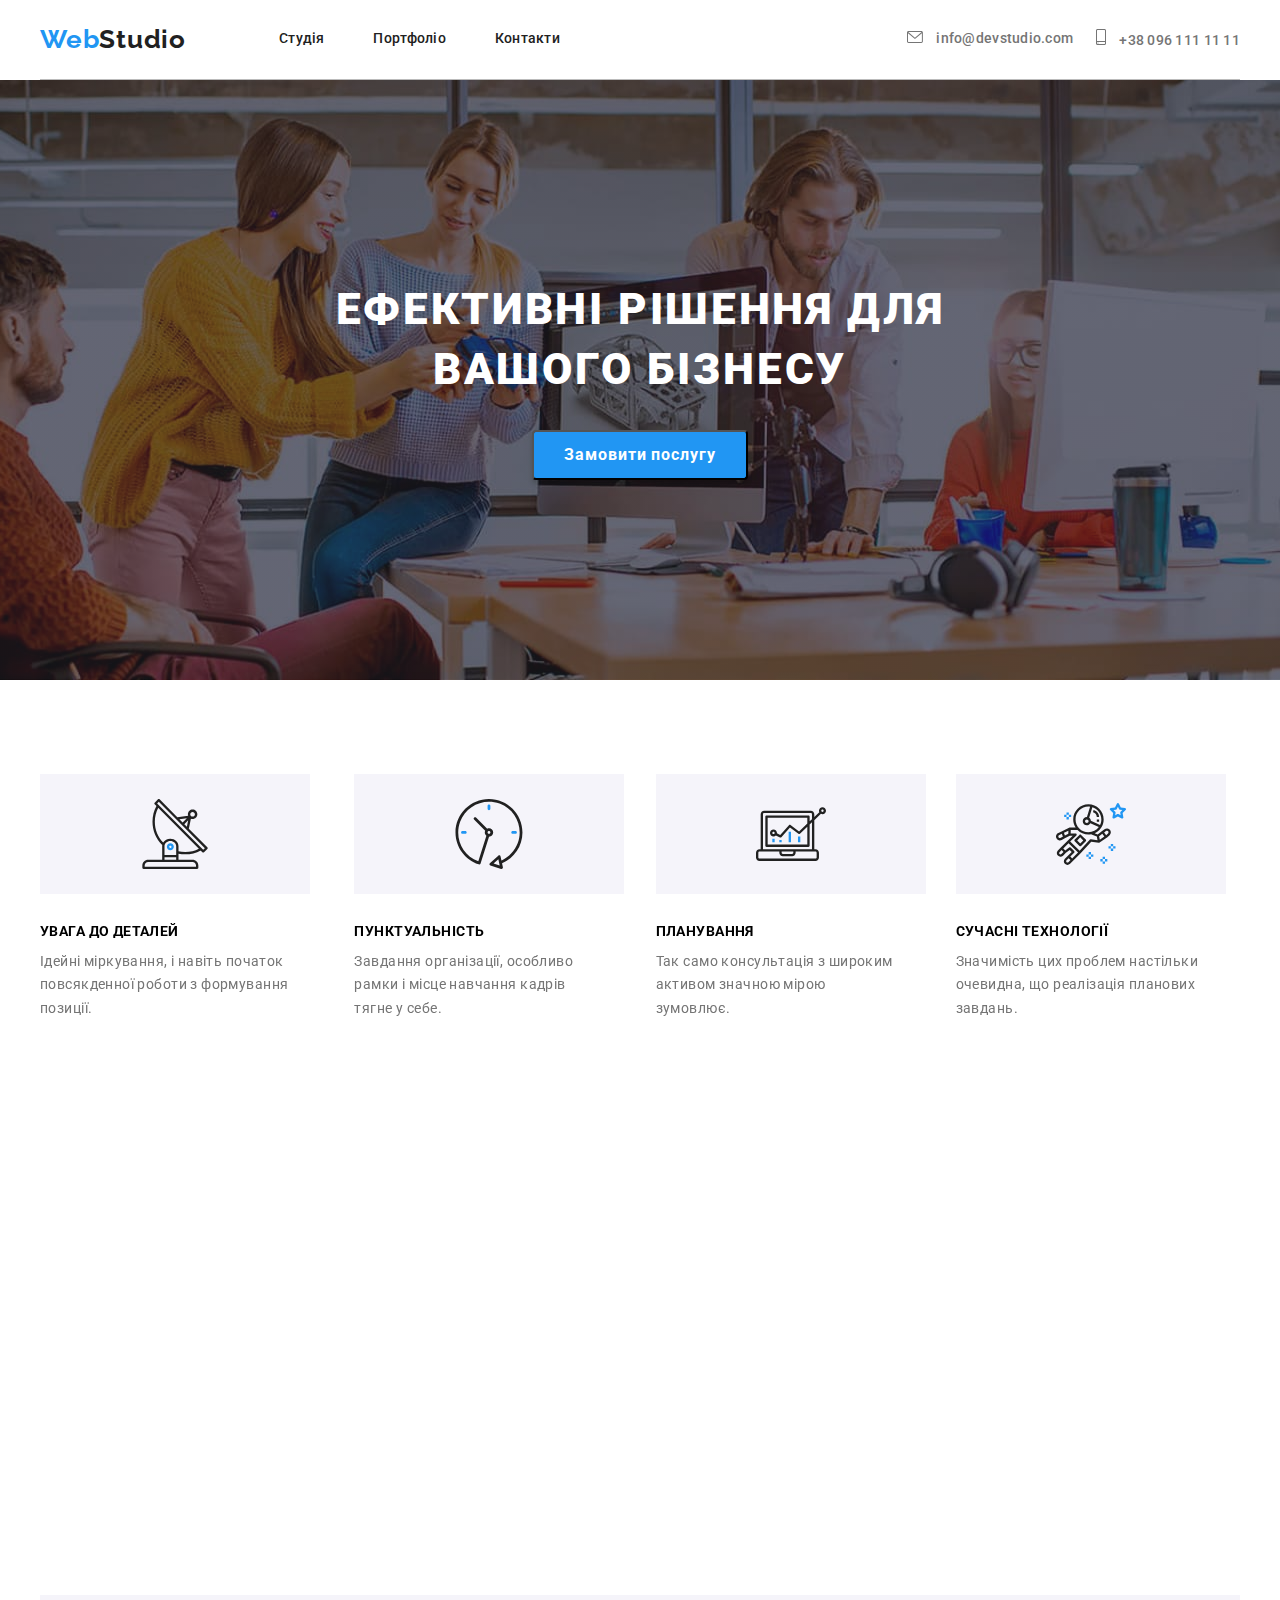
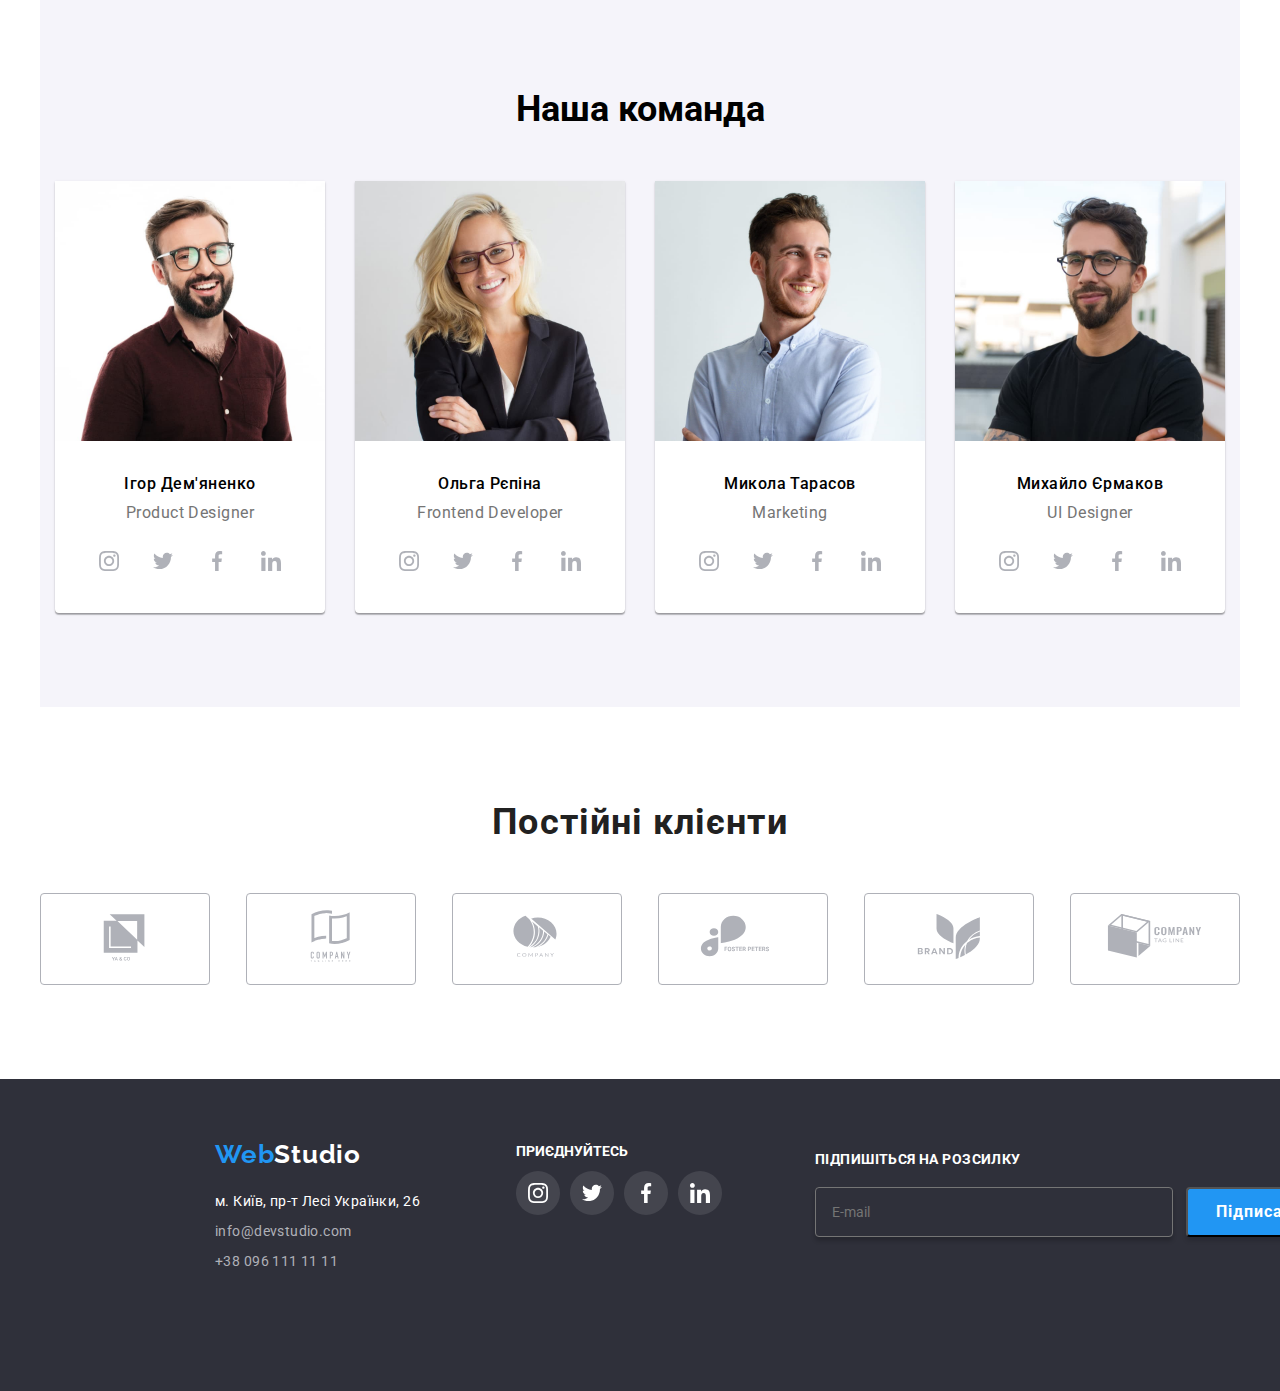
<file: index.html>
<!DOCTYPE html>
<html lang="en">
  <head>
    <meta charset="UTF-8" />
    <meta http-equiv="X-UA-Compatible" content="IE=edge" />
    <meta name="viewport" content="width=device-width, initial-scale=1.0" />
    <title>WebStudio</title>
    <link href="https://unpkg.com/aos@2.3.1/dist/aos.css" rel="stylesheet" />
    <link
      rel="stylesheet"
      href="https://cdnjs.cloudflare.com/ajax/libs/modern-normalize/1.1.0/modern-normalize.min.css"
    />
    <link
      href="https://fonts.googleapis.com/css2?family=Raleway:wght@700&family=Roboto:wght@400;500;700;900&display=swap"
      rel="stylesheet"
    />
    <link rel="stylesheet" href="./CSS/main.css" />
  </head>
  <body>
    <div class="contanier">
      <header class="header">
        <div class="header__container">
          <nav class="navigation">
            <a class="logo" href="./index.html"
              ><span class="logo__web">Web</span>Studio</a
            >
            <button type="button" class="header-open-menu" data-open-Menu>
              <svg class="menu-open-svg">
                <use href="./Image/icons/symbol-defs.svg#icon-menuheader"></use>
              </svg>
            </button>
            <ul class="header-list">
              <li class="header-list__item">
                <a class="header-list__link" href="./index.html">Студія</a>
              </li>
              <li class="header-list__item">
                <a class="header-list__link" href="./Portfolio.html"
                  >Портфоліо</a
                >
              </li>
              <li class="header-list__item">
                <a class="header-list__link" href="#">Контакти</a>
              </li>
            </ul>
          </nav>
          <div class="menu-right">
            <a class="menu-right__link" href="mailto:info@devstudio.com">
              <svg class="menu-right__icon" width="16" height="12">
                <use href="./Image/icons/symbol-defs.svg#icon-email"></use>
              </svg>
              info@devstudio.com
            </a>
            <a class="menu-right__link" href="tel:+380961111111">
              <svg class="menu-right__icon" width="10" height="16">
                <use href="./Image/icons/symbol-defs.svg#icon-phone"></use>
              </svg>
              +38 096 111 11 11
            </a>
          </div>
        </div>
      </header>
    </div>
    <div class="menu header-form is-hidden">
              <button type="button" class="header-form-button" data-close-Menu>
                <svg class="menu-close-svg">
                  <use href="./Image/icons/symbol-defs.svg#icon-cross"></use>
                </svg>
              </button>
              <ul class="header-form-list">
                <li class="header-form-list__item">
                  <a class="header-form-list__link" href="./index.html">Студія</a>
                </li>
                <li class="header-form-list__item">
                  <a class="header-form-list__link" href="./Portfolio.html">Портфоліо</a>
                </li>
                <li class="header-form-list__item">
                  <a class="header-form-list__link" href="#">Контакти</a>
                </li>
              </ul>
              <ul class="header-form-contacts">
                <li class="header-form-contacts__item">
                  <a class="header-form-contacts__link">+38 096 111 11 11</a>
                </li>
                <li class="header-form-contacts__item">
                  <a class="header-form-contacts__link">info@devstudio.com</a>
                </li>
              </ul>
              <ul class="header-form-network">
                <li class="header-form-network__item">
                  <a class="header-form-network__link">Instagram</a>
                </li>
                <li class="header-form-network__item">
                  <a class="header-form-network__link">Twitter</a>
                </li>
                <li class="header-form-network__item">
                  <a class="header-form-network__link">Facebook</a>
                </li>
                <li class="header-form-network__item">
                  <a class="header-form-network__link">LinkedIn</a>
                </li>
              </ul>
            </div>
    <main>
      <!--Section hero-->
      <section data-aos="zoom-in" class="hero">
        <h1 class="hero__title animate_animated animate__backInDown">
          Ефективні рішення для<br />
          вашого бізнесу
        </h1>
        <button class="hero__btn" type="button" data-modal-open>
          Замовити послугу
        </button>
      </section>
      <div class="backdrop is-hidden" data-modal>
        <form class="hero-modal">
          <button class="hero-modal__close" data-modal-close>
            <svg class="hero-modal__svg">
              <use href="./Image/icons/symbol-defs.svg#icon-cross"></use>
            </svg>
          </button>
          <h2 class="hero-modal__title">
            Залиште свої дані, ми вам передзвонимо
          </h2>
          <ul class="modal-list">
            <li class="modal-list__item">
              <label class="modal-list__label">
                Ім'я
                <input type="text" class="modal-list__input" required />
                <svg class="modal-list__svg">
                  <use
                    href="./Image/icons/symbol-defs.svg#icon-person-black"
                  ></use>
                </svg>
              </label>
            </li>
            <li class="modal-list__item">
              <label class="modal-list__label">
                Телефон
                <input type="tel" class="modal-list__input" required />
                <svg class="modal-list__svg">
                  <use
                    href="./Image/icons/symbol-defs.svg#icon-phone-black"
                  ></use>
                </svg>
              </label>
            </li>
            <li class="modal-list__item">
              <label class="modal-list__label">
                Пошта
                <input type="email" class="modal-list__input" required />
                <svg class="modal-list__svg">
                  <use
                    href="./Image/icons/symbol-defs.svg#icon-email-black"
                  ></use>
                </svg>
              </label>
            </li>
            <li class="modal-list__item">
              <label class="modal-list__label"
                >Коментар
                <textarea
                  class="modal-list__textarea"
                  cols="30"
                  rows="10"
                  placeholder="Введіть текст"
                ></textarea>
              </label>
            </li>
          </ul>
          <p class="hero-modal__text">
            <input class="hero-modal__checkbox" type="checkbox" />Погоджуюся з
            розсилкою та приймаю
            <a href="#" class="hero-modal__link"> Умови договору</a>
          </p>
          <button type="submit" class="hero-modal__submit">Відправити</button>
        </form>
      </div>
      <!--SECTION FEATURES-->
      <div class="contanier">
        <section class="features contanier" data-aos="fade-left">
          <h2 class="visually__hidden" hidden>Perevagy</h2>
          <ul class="features-list">
            <li class="features-list__item">
              <div class="features-list__cart">
                <svg class="features-list__icon" width="70" height="70">
                  <use href="./Image/icons/symbol-defs.svg#icon-antenna"></use>
                </svg>
              </div>
              <h3 class="features-list__subtitle">УВАГА ДО ДЕТАЛЕЙ</h3>
              <p class="features-list__paragraf">
                Ідейні міркування, і навіть початок повсякденної роботи з
                формування позиції.
              </p>
            </li>
            <li class="features-list__item">
              <div class="features-list__cart">
                <svg class="features-list__icon" width="70" height="70">
                  <use href="./Image/icons/symbol-defs.svg#icon-clock"></use>
                </svg>
              </div>
              <h3 class="features-list__subtitle">ПУНКТУАЛЬНІСТЬ</h3>
              <p class="features-list__paragraf">
                Завдання організації, особливо рамки і місце навчання кадрів
                тягне у себе.
              </p>
            </li>
            <li class="features-list__item">
              <div class="features-list__cart">
                <svg class="features-list__icon" width="70" height="70">
                  <use href="./Image/icons/symbol-defs.svg#icon-diagram"></use>
                </svg>
              </div>
              <h3 class="features-list__subtitle">ПЛАНУВАННЯ</h3>
              <p class="features-list__paragraf">
                Так само консультація з широким активом значною мірою зумовлює.
              </p>
            </li>
            <li class="features-list__item">
              <div class="features-list__cart">
                <svg class="features-list__icon" width="70" height="70">
                  <use
                    href="./Image/icons/symbol-defs.svg#icon-astronaut"
                  ></use>
                </svg>
              </div>
              <h3 class="features-list__subtitle">СУЧАСНІ ТЕХНОЛОГІЇ</h3>
              <p class="features-list__paragraf">
                Значимість цих проблем настільки очевидна, що реалізація
                планових завдань.
              </p>
            </li>
          </ul>
        </section>
      </div>
      <!-- SECTION ELECTRICITY -->
      <div class="contanier">
        <section class="electricity contanier" data-aos="fade-right">
          <h2 class="electricity__title">Чим ми займаємося</h2>
          <ul class="electricity-list">
            <li class="electricity-list__item">
              <div class="electricity-list__thumb electricity-list__thumb--1">
                <img
                  class="electricity-list__img"
                  src="./Image/img1.jpg"
                  alt="computer"
                />
                <div class="electricity-list__label">Десктопні додатки</div>
              </div>
            </li>
            <li class="electricity-list__item">
              <div class="electricity-list__thumb electricity-list__thumb--2">
                <img
                  class="electricity-list__img"
                  src="./Image/img2.jpg"
                  alt="mobile"
                />
                <div class="electricity-list__label">Мобільні додатки</div>
              </div>
            </li>
            <li class="electricity-list__item">
              <div class="electricity-list__thumb electricity-list__thumb--3">
                <img
                  class="electricity-list__img"
                  src="./Image/img3.jpg"
                  alt="colors"
                />
                <div class="electricity-list__label">Дизайнерські рішення</div>
              </div>
            </li>
          </ul>
        </section>
      </div>
      <!-- SECTION PEOPLE -->
      <div class="contanier">
        <section class="people">
          <h2 class="people__title">Наша команда</h2>
          <ul class="people-list">
            <li class="people-list__item">
              <img
                class="people-list__photo people-list__photo--1"
                src="./Image/img1.1.jpg"
                alt="ihor Demanienko"
              />
              <p class="people-list__name">Ігор Дем'яненко</p>
              <p class="people-list__work">Product Designer</p>
              <ul class="social-list">
                <li class="social-list__item">
                  <svg class="social-list__icons" width="20" height="20">
                    <use href="./Image/icons/symbol-defs.svg#icon-inst"></use>
                  </svg>
                </li>
                <li class="social-list__item">
                  <svg class="social-list__icons" width="20" height="20">
                    <use
                      href="./Image/icons/symbol-defs.svg#icon-twitter"
                    ></use>
                  </svg>
                </li>
                <li class="social-list__item">
                  <svg class="social-list__icons" width="20" height="20">
                    <use
                      href="./Image/icons/symbol-defs.svg#icon-facebook"
                    ></use>
                  </svg>
                </li>
                <li class="social-list__item">
                  <svg class="social-list__icons" width="20" height="20">
                    <use href="./Image/icons/symbol-defs.svg#icon-in"></use>
                  </svg>
                </li>
              </ul>
            </li>
            <li class="people-list__item">
              <img
                class="people-list__photo people-list__photo--2"
                src="./Image/img1.2.jpg"
                alt="Olga Repina"
              />
              <p class="people-list__name">Ольга Рєпіна</p>
              <p class="people-list__work">Frontend Developer</p>
              <ul class="social-list">
                <li class="social-list__item">
                  <svg class="social-list__icons" width="20" height="20">
                    <use href="./Image/icons/symbol-defs.svg#icon-inst"></use>
                  </svg>
                </li>
                <li class="social-list__item">
                  <svg class="social-list__icons" width="20" height="20">
                    <use
                      href="./Image/icons/symbol-defs.svg#icon-twitter"
                    ></use>
                  </svg>
                </li>
                <li class="social-list__item">
                  <svg class="social-list__icons" width="20" height="20">
                    <use
                      href="./Image/icons/symbol-defs.svg#icon-facebook"
                    ></use>
                  </svg>
                </li>
                <li class="social-list__item">
                  <svg class="social-list__icons" width="20" height="20">
                    <use href="./Image/icons/symbol-defs.svg#icon-in"></use>
                  </svg>
                </li>
              </ul>
            </li>
            <li class="people-list__item">
              <img
                class="people-list__photo people-list__photo--3"
                src="./Image/img1.3.jpg"
                alt="Mikola Tarasov"
              />
              <p class="people-list__name">Микола Тарасов</p>
              <p class="people-list__work">Marketing</p>
              <ul class="social-list">
                <li class="social-list__item">
                  <svg class="social-list__icons" width="20" height="20">
                    <use href="./Image/icons/symbol-defs.svg#icon-inst"></use>
                  </svg>
                </li>
                <li class="social-list__item">
                  <svg class="social-list__icons" width="20" height="20">
                    <use
                      href="./Image/icons/symbol-defs.svg#icon-twitter"
                    ></use>
                  </svg>
                </li>
                <li class="social-list__item">
                  <svg class="social-list__icons" width="20" height="20">
                    <use
                      href="./Image/icons/symbol-defs.svg#icon-facebook"
                    ></use>
                  </svg>
                </li>
                <li class="social-list__item">
                  <svg class="social-list__icons" width="20" height="20">
                    <use href="./Image/icons/symbol-defs.svg#icon-in"></use>
                  </svg>
                </li>
              </ul>
            </li>
            <li class="people-list__item">
              <img
                class="people-list__photo people-list__photo--4"
                src="./Image/img1.4.jpg"
                alt="Mikhailo Ermakov"
              />
              <p class="people-list__name">Михайло Єрмаков</p>
              <p class="people-list__work">UI Designer</p>
              <ul class="social-list">
                <li class="social-list__item">
                  <svg class="social-list__icons" width="20" height="20">
                    <use href="./Image/icons/symbol-defs.svg#icon-inst"></use>
                  </svg>
                </li>
                <li class="social-list__item">
                  <svg class="social-list__icons" width="20" height="20">
                    <use
                      href="./Image/icons/symbol-defs.svg#icon-twitter"
                    ></use>
                  </svg>
                </li>
                <li class="social-list__item">
                  <svg class="social-list__icons" width="20" height="20">
                    <use
                      href="./Image/icons/symbol-defs.svg#icon-facebook"
                    ></use>
                  </svg>
                </li>
                <li class="social-list__item">
                  <svg class="social-list__icons" width="20" height="20">
                    <use href="./Image/icons/symbol-defs.svg#icon-in"></use>
                  </svg>
                </li>
              </ul>
            </li>
          </ul>
        </section>
      </div>
      <!-- SECTION CLIENTS -->
      <div class="contanier">
        <section class="clients">
          <h3 class="clients__title">Постійні клієнти</h3>
          <ul class="clients-list">
            <li class="clients-list__item">
              <a href="#">
                <svg class="clients-list__icon">
                  <use href="./Image/icons/symbol-defs.svg#icon-Logo1"></use>
                </svg>
              </a>
            </li>
            <li class="clients-list__item">
              <a href="#">
                <svg class="clients-list__icon">
                  <use href="./Image/icons/symbol-defs.svg#icon-Logo2"></use>
                </svg>
              </a>
            </li>
            <li class="clients-list__item">
              <a href="#">
                <svg class="clients-list__icon">
                  <use href="./Image/icons/symbol-defs.svg#icon-Logo3"></use>
                </svg>
              </a>
            </li>
            <li class="clients-list__item">
              <a href="#">
                <svg class="clients-list__icon">
                  <use href="./Image/icons/symbol-defs.svg#icon-Logo4"></use>
                </svg>
              </a>
            </li>
            <li class="clients-list__item">
              <a href="#">
                <svg class="clients-list__icon">
                  <use href="./Image/icons/symbol-defs.svg#icon-Logo5"></use>
                </svg>
              </a>
            </li>
            <li class="clients-list__item">
              <a href="#">
                <svg class="clients-list__icon">
                  <use href="./Image/icons/symbol-defs.svg#icon-Logo6"></use>
                </svg>
              </a>
            </li>
          </ul>
        </section>
      </div>
      <!-- SECTION FOOTER -->
    </main>
    <footer class="footer">
      <div class="contanier">
        <div class="footer-content">
          <section class="footer-contact">
            <a class="footer__logo" href="./index.html"
              ><span class="logo__web">Web</span>Studio</a
            >
            <p class="footer-contact__parag">м. Київ, пр-т Лесі Українки, 26</p>
            <ul class="contact-list">
              <li class="contact-list__item">
                <a href="mailto:info@devstudio.com"> info@devstudio.com </a>
              </li>
              <li class="contact-list__item">
                <a href="tel:+380961111111"> +38 096 111 11 11 </a>
              </li>
            </ul>
          </section>

          <section class="footer-links">
            <h3 class="footer-links__title">приєднуйтесь</h3>
            <ul class="list-links">
              <li class="list-links__item">
                <a class="list-links__icon" href="#">
                  <svg class="list-links__svg">
                    <use href="./Image/icons/symbol-defs.svg#icon-inst"></use>
                  </svg>
                </a>
              </li>
              <li class="list-links__item">
                <a class="list-links__icon" href="#">
                  <svg class="list-links__svg">
                    <use
                      href="./Image/icons/symbol-defs.svg#icon-twitter"
                    ></use>
                  </svg>
                </a>
              </li>
              <li class="list-links__item">
                <a class="list-links__icon" href="#">
                  <svg class="list-links__svg">
                    <use
                      href="./Image/icons/symbol-defs.svg#icon-facebook"
                    ></use>
                  </svg>
                </a>
              </li>
              <li class="list-links__item">
                <a class="list-links__icon" href="#">
                  <svg class="list-links__svg">
                    <use href="./Image/icons/symbol-defs.svg#icon-in"></use>
                  </svg>
                </a>
              </li>
            </ul>
          </section>
          <section class="subscribe">
            <form action="#" class="footer-form">
              <label class="footer-form__label"
                >Підпишіться на розсилку
                <input
                  type="email"
                  class="footer-form__email"
                  required
                  placeholder="E-mail"
                />
              </label>
              <button type="submit" class="form-list__bth">
                Підписатися
                <svg class="footer-form__svg">
                  <use href="./Image/icons/symbol-defs.svg#icon-telegram"></use>
                </svg>
              </button>
            </form>
          </section>
        </div>
      </div>
    </footer>

    <script src="./modal.js"></script>
    <script src="./mobile-menu.js"></script>
    <script src="https://unpkg.com/aos@2.3.1/dist/aos.js"></script>
    <script>
      AOS.init();
    </script>
  </body>
</html>
</file>
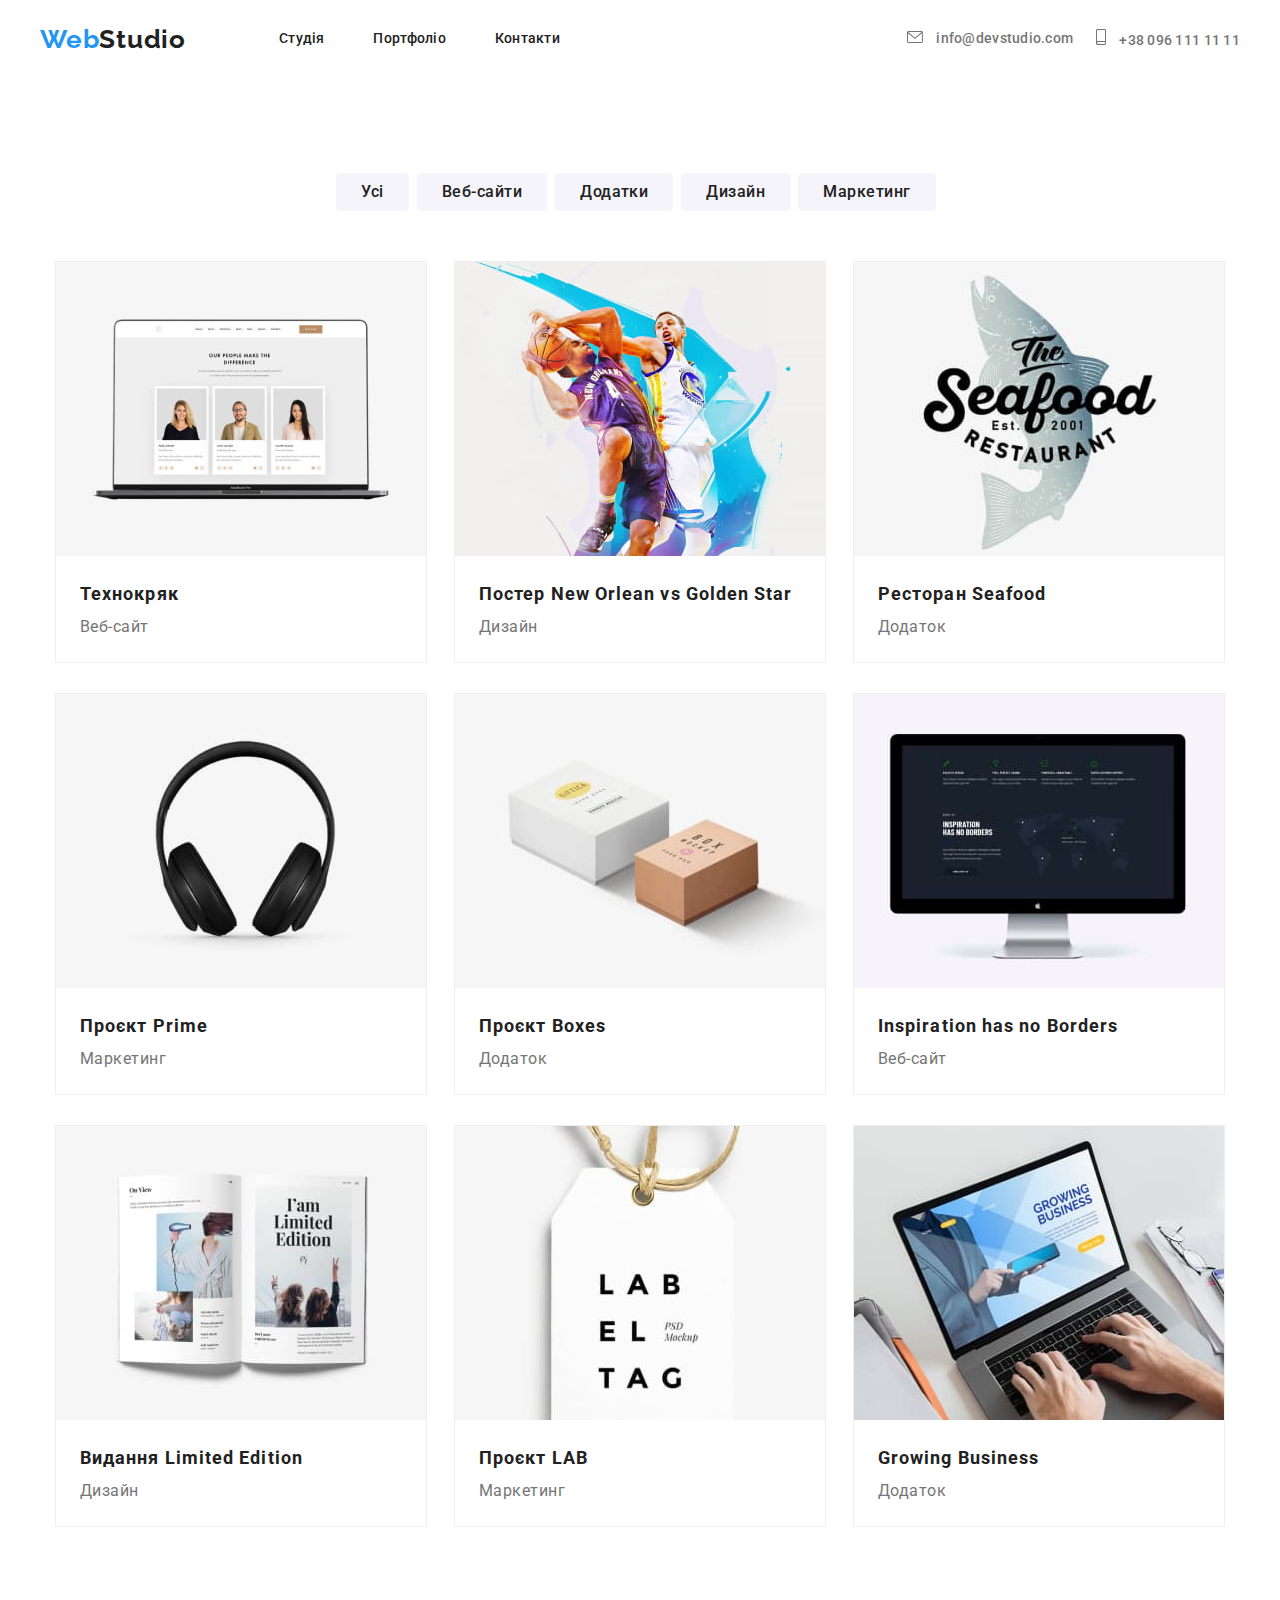
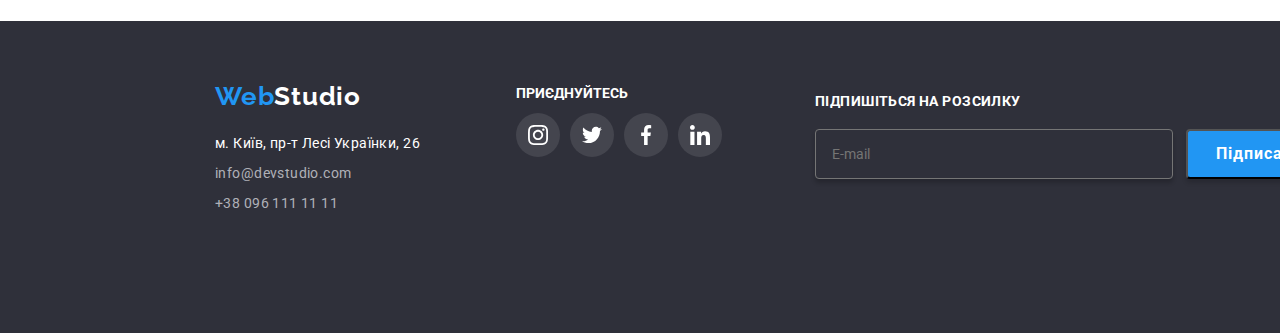
<file: portfolio.html>
<!DOCTYPE html>
<html lang="en">
  <head>
    <meta charset="UTF-8" />
    <meta http-equiv="X-UA-Compatible" content="IE=edge" />
    <meta name="viewport" content="width=device-width, initial-scale=1.0" />
    <link
      href="https://fonts.googleapis.com/css2?family=Raleway:wght@700&family=Roboto:wght@400;500;700;900&display=swap"
      rel="stylesheet"
    />
    <link
      rel="stylesheet"
      href="https://cdnjs.cloudflare.com/ajax/libs/modern-normalize/1.1.0/modern-normalize.min.css"
    />
    <title>Portfolio</title>
    <link rel="stylesheet" href="./CSS/portfolio.css" />
  </head>
  <body>
      <header class="header-page">
        <div class="header__container">
          <nav class="navigation">
              <a class="logo" href="./index.html"
                ><span class="logo__web">Web</span>Studio</a
              >
              <button type="button" class="header-open-menu" data-open-Menu>
                <svg class="menu-open-svg">
                  <use href="./Image/icons/symbol-defs.svg#icon-menuheader"></use>
                </svg>
              </button>
              <ul class="header-list">
                <li class="header-list__item">
                  <a class="header-list__link" href="./index.html">Студія</a>
                </li>
                <li class="header-list__item">
                  <a class="header-list__link" href="./Portfolio.html">Портфоліо</a>
                </li>
                <li class="header-list__item">
                  <a class="header-list__link" href="#">Контакти</a>
                </li>
              </ul>
          </nav>
          <div class="menu-right">
            <a class="menu-right__link" href="mailto:info@devstudio.com">
              <svg class="menu-right__icon" width="16" height="12">
                <use href="./Image/icons/symbol-defs.svg#icon-email"></use>
              </svg>
              info@devstudio.com
            </a>
            <a class="menu-right__link" href="tel:+380961111111">
              <svg class="menu-right__icon" width="10" height="16">
                <use href="./Image/icons/symbol-defs.svg#icon-phone"></use>
              </svg>
              +38 096 111 11 11
            </a>
          </div>
        </div>
      </header>
      <div class="menu header-form is-hidden">
              <button type="button" class="header-form-button" data-close-Menu>
                <svg class="menu-close-svg">
                  <use href="./Image/icons/symbol-defs.svg#icon-cross"></use>
                </svg>
              </button>
              <ul class="header-form-list">
                <li class="header-form-list__item">
                  <a class="header-form-list__link" href="./index.html">Студія</a>
                </li>
                <li class="header-form-list__item">
                  <a class="header-form-list__link" href="./Portfolio.html">Портфоліо</a>
                </li>
                <li class="header-form-list__item">
                  <a class="header-form-list__link" href="#">Контакти</a>
                </li>
              </ul>
              <ul class="header-form-contacts">
                <li class="header-form-contacts__item">
                  <a class="header-form-contacts__link">+38 096 111 11 11</a>
                </li>
                <li class="header-form-contacts__item">
                  <a class="header-form-contacts__link">info@devstudio.com</a>
                </li>
              </ul>
              <ul class="header-form-network">
                <li class="header-form-network__item">
                  <a class="header-form-network__link">Instagram</a>
                </li>
                <li class="header-form-network__item">
                  <a class="header-form-network__link">Twitter</a>
                </li>
                <li class="header-form-network__item">
                  <a class="header-form-network__link">Facebook</a>
                </li>
                <li class="header-form-network__item">
                  <a class="header-form-network__link">LinkedIn</a>
                </li>
              </ul>
            </div>
      <!-- SECTION MAIN -->
      <main class="main">
        <section class="section-bth">
          <ul class="list-bth">
            <li class="list-bth__item">
              <button class="list-bth__button">Усі</button>
            </li>
            <li class="list-bth__item">
              <button class="list-bth__button">Веб-сайти</button>
            </li>
            <li class="list-bth__item">
              <button class="list-bth__button">Додатки</button>
            </li>
            <li class="list-bth__item">
              <button class="list-bth__button">Дизайн</button>
            </li>
            <li class="list-bth__item">
              <button class="list-bth__button">Маркетинг</button>
            </li>
          </ul>
        </section>

        <section class="section-cards">
          <ul class="cards-list">
            <li class="cards-list__item">
              <div class="thumb">
                <img class="cards-list__img cards-list__img--1" src="./Image/img1.5.jpg" alt="computer" />
              </div>
                <h3 class="cards-list__title">Технокряк</h3>
                <p class="cards-list__parag">Веб-сайт</p>
                <div class="box">
                  <div class="overlay">
                    <h3 class="box__text">
                    Ресурс пропонує комплексні<br> пропозиції з різним рівнем<br> функціоналу та сервісів. Все це<br> дозволить відвідувачу отримати<br> вичерпні відомості про компанію<br> чи приватну особу.</h3>
                  </div>
                </div>
            </li>
            <li class="cards-list__item">
              <div class="thumb">
                <img
                class="cards-list__img cards-list__img--2"
                src="./Image/img2.5.jpg"
                alt="basketboll"
                />
              </div>
              <h3 class="cards-list__title">Постер New Orlean vs Golden Star</h3>
              <p class="cards-list__parag">Дизайн</p>
              <div class="box">
                  <div class="overlay">
                    <h3 class="box__text">
                    Ресурс пропонує комплексні<br> пропозиції з різним рівнем<br> функціоналу та сервісів. Все це<br> дозволить відвідувачу отримати<br> вичерпні відомості про компанію<br> чи приватну особу.</h3>
                  </div>
              </div>
            </li>
            <li class="cards-list__item">
              <div class="thumb">
                <img class="cards-list__img cards-list__img--3" src="./Image/img3.5.jpg" alt="seafood" />
              </div>
                <h3 class="cards-list__title">Ресторан Seafood</h3>
              <p class="cards-list__parag">Додаток</p>
              <div class="box">
                  <div class="overlay">
                    <h3 class="box__text">
                    Ресурс пропонує комплексні<br> пропозиції з різним рівнем<br> функціоналу та сервісів. Все це<br> дозволить відвідувачу отримати<br> вичерпні відомості про компанію<br> чи приватну особу.</h3>
                  </div>
              </div>
            </li>
            <li class="cards-list__item">
              <div class="thumb">
                <img class="cards-list__img cards-list__img--4" src="./Image/img4.5.jpg" alt="prime" />
              </div>
              <h3 class="cards-list__title">Проєкт Prime</h3>
              <p class="cards-list__parag">Маркетинг</p>
              <div class="box">
                  <div class="overlay">
                    <h3 class="box__text">
                    Ресурс пропонує комплексні<br> пропозиції з різним рівнем<br> функціоналу та сервісів. Все це<br> дозволить відвідувачу отримати<br> вичерпні відомості про компанію<br> чи приватну особу.</h3>
                  </div>
              </div>
            </li>
            <li class="cards-list__item">
              <div class="thumb">
                <img class="cards-list__img cards-list__img--5" src="./Image/img5.5.jpg" alt="box" />
              </div>
              <h3 class="cards-list__title">Проєкт Boxes</h3>
              <p class="cards-list__parag">Додаток</p>
              <div class="box">
                  <div class="overlay">
                    <h3 class="box__text">
                    Ресурс пропонує комплексні<br> пропозиції з різним рівнем<br> функціоналу та сервісів. Все це<br> дозволить відвідувачу отримати<br> вичерпні відомості про компанію<br> чи приватну особу.</h3>
                  </div>
              </div>
            </li>
            <li class="cards-list__item">
              <div class="thumb">
                <img class="cards-list__img cards-list__img--6" src="./Image/img6.5.jpg" alt="computer" />
              </div>
              <h3 class="cards-list__title">Inspiration has no Borders</h3>
              <p class="cards-list__parag">Веб-сайт</p>
              <div class="box">
                  <div class="overlay">
                    <h3 class="box__text">
                    Ресурс пропонує комплексні<br> пропозиції з різним рівнем<br> функціоналу та сервісів. Все це<br> дозволить відвідувачу отримати<br> вичерпні відомості про компанію<br> чи приватну особу.</h3>
                  </div>
              </div>
            </li>
            <li class="cards-list__item">
              <div class="thumb">
                <img class="cards-list__img cards-list__img--7" src="./Image/img7.5.jpg" alt="book" />
              </div>
              <h3 class="cards-list__title">Видання Limited Edition</h3>
              <p class="cards-list__parag">Дизайн</p>
              <div class="box">
                  <div class="overlay">
                    <h3 class="box__text">
                    Ресурс пропонує комплексні<br> пропозиції з різним рівнем<br> функціоналу та сервісів. Все це<br> дозволить відвідувачу отримати<br> вичерпні відомості про компанію<br> чи приватну особу.</h3>
                  </div>
              </div>
            </li>
            <li class="cards-list__item">
              <div class="thumb">
                <img class="cards-list__img cards-list__img--8" src="./Image/img8.5.jpg" alt="lab" />
              </div>
              <h3 class="cards-list__title">Проєкт LAB</h3>
              <p class="cards-list__parag">Маркетинг</p>
              <div class="box">
                  <div class="overlay">
                    <h3 class="box__text">
                    Ресурс пропонує комплексні<br> пропозиції з різним рівнем<br> функціоналу та сервісів. Все це<br> дозволить відвідувачу отримати<br> вичерпні відомості про компанію<br> чи приватну особу.</h3>
                  </div>
              </div>
            </li>
            <li class="cards-list__item">
              <div class="thumb">
                <img class="cards-list__img cards-list__img--9" src="./Image/img9.5.jpg" alt="computer" />
              </div>
              <h3 class="cards-list__title">Growing Business</h3>
              <p class="cards-list__parag">Додаток</p>
              <div class="box">
                  <div class="overlay">
                    <h3 class="box__text">
                    Ресурс пропонує комплексні<br> пропозиції з різним рівнем<br> функціоналу та сервісів. Все це<br> дозволить відвідувачу отримати<br> вичерпні відомості про компанію<br> чи приватну особу.</h3>
                  </div>
              </div>
            </li>
          </ul>
        </section>
      </main>
      <!-- SECTION FOOTER -->
      <footer class="footer">
        <div class="footer-content contanier">
          <section class="footer-contact">
            <a class="footer__logo" href="./index.html"
              ><span class="logo__web">Web</span>Studio</a
            >
            <p class="footer-contact__parag">м. Київ, пр-т Лесі Українки, 26</p>
            <ul class="contact-list">
              <li class="contact-list__item">
                <a href="mailto:info@devstudio.com"> info@devstudio.com </a>
              </li>
              <li class="contact-list__item"><a href="tel:+380961111111"> +38 096 111 11 11 </a></li>
            </ul>
          </section>

          <section class="footer-links">
            <h3 class="footer-links__title">приєднуйтесь</h3>
            <ul class="list-links">
              <li class="list-links__item">
                <a class="list-links__icon" href="#">
                  <svg class="list-links__svg">
                    <use href="./Image/icons/symbol-defs.svg#icon-inst"></use>
                  </svg>
                </a>
              </li>
              <li class="list-links__item">
                <a class="list-links__icon" href="#">
                <svg class="list-links__svg">
                  <use href="./Image/icons/symbol-defs.svg#icon-twitter"></use>
                </svg>
              </a>
              </li>
              <li class="list-links__item">
                <a class="list-links__icon" href="#">
                <svg class="list-links__svg">
                  <use href="./Image/icons/symbol-defs.svg#icon-facebook"></use>
                </svg>
              </a>
              </li>
              <li class="list-links__item">
                <a class="list-links__icon" href="#">
                <svg class="list-links__svg">
                  <use href="./Image/icons/symbol-defs.svg#icon-in"></use>
                </svg>
              </a>
              </li>
            </ul>
            </section>
            <section class="subscribe">
              <form action="#" class="footer-form">
                <label class="footer-form__label">Підпишіться на розсилку
                  <input type="email" class="footer-form__email" required placeholder="E-mail">
                </label>
                  <button type="submit" class="form-list__bth">
                    Підписатися
                    <svg class="footer-form__svg">
                      <use href="./Image/icons/symbol-defs.svg#icon-telegram"></use>
                    </svg>
                  </button>
              </form>
            </section>
        </div>
      </footer>
      <script src="./mobile-menu.js"></script>
  </body>
</html>
</file>
<file: CSS/main.css>
.list-links__item, .list-links, .clients-list__item, .clients-list, .social-list__item, .social-list, .people-list, .features-list, .hero__btn, .header-list, .header__container, .menu-right, .navigation {
  display: flex;
  align-items: center;
  justify-content: space-between;
}

.hero {
  background-position: center;
  background-repeat: no-repeat;
  background-size: cover;
}

h1,
h2,
h3,
p,
ul {
  margin: 0;
  padding: 0;
}

a {
  text-decoration: none;
}

ul {
  list-style: none;
}

use {
  display: block;
}

body {
  font-family: Roboto, sans-serif;
}

.contanier {
  width: 1200px;
  margin: 0 auto;
}
@media screen and (max-width: 768px) {
  .contanier {
    width: 768px;
  }
}
@media screen and (max-width: 480px) {
  .contanier {
    width: 480px;
  }
}

.navigation {
  width: 520px;
  padding: 24px 0px;
}
.navigation__svg {
  display: none;
}

.menu-right {
  width: 333px;
  padding: 0;
}

.menu-right__link {
  color: #757575;
  font-weight: 500;
  font-size: 14px;
  line-height: 1.14;
  letter-spacing: 0.02em;
}
.menu-right__link:hover, .menu-right__link:focus {
  color: #2196F3;
  transition: 0.2s ease;
}

.nav-menu {
  display: none;
}

.menu-right__icon {
  fill: #757575;
  margin-right: 10px;
}
.menu-right__link:hover .menu-right__icon {
  fill: #2196F3;
}

.header {
  border-bottom: 1px solid #bbbbbb;
}
.header__container {
  width: 1200px;
  margin: 0 auto;
}

.header-open-menu {
  display: none;
}

.header-form {
  display: none;
}

.logo {
  width: 145px;
  font-family: Raleway, sans-serif;
  font-weight: 700;
  font-size: 26px;
  line-height: 1.19;
  letter-spacing: 0.03em;
  color: #212121;
}
.logo__web {
  color: #2196F3;
}

.header-list {
  font-weight: 500;
  font-size: 14px;
  line-height: 1.14;
  letter-spacing: 0.02em;
  color: #212121;
  width: 281px;
}
.header-list__item {
  font-weight: 500;
  font-size: 14px;
  line-height: 1.14;
  letter-spacing: 0.02em;
  position: relative;
}

.header-list__link {
  position: relative;
  color: #212121;
}
.header-list__link:hover {
  color: #2196F3;
  transition: 0.2s ease;
}
.header-list__link:hover::after {
  content: "";
  width: 100%;
  transition: 0.2s ease;
}
.header-list__link::after {
  content: "";
  display: block;
  background-color: #2196F3;
  width: 0;
  height: 4px;
  border-radius: 2px;
  position: absolute;
  top: 45px;
}

@media screen and (max-width: 1200px) {
  .header__container {
    width: 1200px;
    height: 80px;
    border-bottom: 1px solid #bbbbbb;
  }
  .menu-right {
    display: flex;
    margin-right: 10px;
  }
  .logo {
    width: 134px;
    margin: 0 88px 0 10px;
  }
  .logo__web {
    width: 54px;
  }
}
@media screen and (max-width: 768px) {
  .header__container {
    width: 768px;
    height: 80px;
    border-bottom: 1px solid #bbbbbb;
  }
  .menu-right {
    display: flex;
    flex-wrap: wrap;
    margin: 0 0 0 74px;
  }
  .menu-right__link:nth-child(2) {
    margin-top: 10px;
    width: 130px;
    font-weight: 500;
    font-size: 12px;
    line-height: 1.14;
    letter-spacing: 0.02em;
  }
  .menu-right__link:nth-child(1) {
    width: 141px;
    font-weight: 500;
    font-size: 12px;
    line-height: 1.14;
    letter-spacing: 0.02em;
  }
  .menu-right__icon {
    width: 14px;
    margin-right: 8px;
  }
  .menu-right .logo {
    width: 134px;
    margin: 0 88px 0 15px;
  }
  .menu-right .logo__web {
    width: 54px;
  }
}
@media screen and (max-width: 480px) {
  .header__container {
    width: 480px;
    height: 59px;
    border-bottom: 1px solid #bbbbbb;
  }
  .menu-right, .header-list {
    display: none;
  }
  .logo {
    padding: 6px 0;
  }
  .navigation {
    padding: 10px 0;
    justify-content: flex-start;
    gap: 190px;
  }
  .navigation__svg {
    display: block;
    width: 40px;
    height: 40px;
  }
  .header-open-menu {
    display: block;
    background-color: transparent;
    border: none;
  }
  .is-hidden {
    opacity: 0;
    pointer-events: none;
  }
  .menu-open-svg {
    width: 40px;
    height: 40px;
    fill: #212121;
  }
  .menu-open-svg:hover, .menu-open-svg:focus {
    fill: #2196F3;
  }
  .header-form {
    position: fixed;
    top: 0;
    display: flex;
    flex-direction: column;
    z-index: 99;
    background: #FFF;
    width: 480px;
    height: 100%;
    padding: 48px 40px;
    overflow: auto;
  }
  .header-form-button {
    position: absolute;
    width: 40px;
    height: 40px;
    top: 10px;
    right: 15px;
    background-color: transparent;
    border: none;
  }
  .menu-close-svg {
    width: 19px;
    height: 19px;
    fill: #212121;
  }
  .menu-close-svg:hover, .menu-close-svg:focus {
    fill: #2196F3;
  }
  .header-form-list {
    display: flex;
    flex-direction: column;
    gap: 34px;
    margin-bottom: 302px;
  }
  .header-form-list__link {
    font-weight: 500;
    font-size: 40px;
    line-height: normal;
    letter-spacing: normal;
    letter-spacing: 0.8px;
    color: #212121;
  }
  .header-form-list__link:hover, .header-form-list__link:focus {
    color: #2196F3;
  }
  .header-form-contacts {
    margin-bottom: 64px;
  }
  .header-form-contacts__item {
    color: #757575;
  }
  .header-form-contacts__item:hover {
    color: #2196F3;
  }
  .header-form-contacts__item:nth-child(1) {
    font-weight: 500;
    font-size: 34px;
    line-height: normal;
    letter-spacing: normal;
    margin-bottom: 32px;
  }
  .header-form-contacts__item:nth-child(2) {
    font-weight: 500;
    font-size: 24px;
    line-height: normal;
    letter-spacing: normal;
  }
  .header-form-network {
    display: flex;
  }
  .header-form-network__item {
    color: #2196F3;
    padding: 0 10px;
    border-right: 1px solid rgba(33, 33, 33, 0.2);
  }
  .header-form-network__item:nth-child(1) {
    padding: 0 10px 0 0;
  }
  .header-form-network__item:nth-child(4) {
    padding: 0 0 0 10px;
    border: none;
  }
}
.hero {
  background-color: rgba(47, 48, 58, 0.8);
  padding: 200px 0;
  background-image: linear-gradient(to right, rgba(47, 48, 58, 0.4), rgba(47, 48, 58, 0.4)), url("../Image/Img.jpg");
}
@media (-webkit-min-device-pixel-ratio: 2), (min-resolution: 2dppx), (min-resolution: 192dpi), (min-device-pixel-ratio: 2) {
  .hero {
    background-image: linear-gradient(to right, rgba(47, 48, 58, 0.4), rgba(47, 48, 58, 0.4)), url(../Image/desk@2x.png);
  }
}
.hero__title {
  font-weight: 900;
  font-size: 44px;
  line-height: 1.36;
  letter-spacing: 0.06em;
  text-align: center;
  text-transform: uppercase;
  color: #FFF;
  margin-bottom: 30px;
}
.hero__btn {
  margin: 0 auto;
  justify-content: center;
  width: 216px;
  height: 50px;
  background-color: #2196F3;
  box-shadow: 0px 4px 4px rgba(0, 0, 0, 0.15);
  border-radius: 4px;
  font-weight: 700;
  font-size: 16px;
  line-height: 1.88;
  letter-spacing: 0.06em;
  color: #FFF;
  cursor: pointer;
  animation: herobth 1s ease-in 500ms infinite alternate;
}

@keyframes herobth {
  0% {
    box-shadow: 1px 3px 18px 0px rgba(0, 0, 0, 0.75);
    -webkit-box-shadow: 1px 3px 18px 0px rgba(0, 0, 0, 0.75);
    -moz-box-shadow: 1px 3px 18px 0px rgba(0, 0, 0, 0.75);
  }
  100% {
    box-shadow: 1px 3px 18px 19px rgba(0, 0, 0, 0.75);
    -webkit-box-shadow: 1px 3px 18px 19px rgba(0, 0, 0, 0.75);
    -moz-box-shadow: 1px 3px 18px 19px rgba(0, 0, 0, 0.75);
  }
}
.backdrop {
  display: flex;
  align-items: center;
  justify-content: center;
  position: fixed;
  top: 0;
  left: 0;
  width: 100%;
  height: 100%;
  background-color: rgba(0, 0, 0, 0.2);
  z-index: 99;
}

.is-hidden {
  opacity: 0;
  pointer-events: none;
  visibility: hidden;
}

.hero-modal {
  padding: 40px;
  width: 528px;
  height: 623px;
  position: relative;
  background-color: #FFF;
  border-radius: 4px;
  box-shadow: 0px 2px 1px 0px rgba(0, 0, 0, 0.2), 0px 1px 1px 0px rgba(0, 0, 0, 0.14), 0px 1px 3px 0px rgba(0, 0, 0, 0.12);
  z-index: 100;
}
.hero-modal__close {
  width: 30px;
  height: 30px;
  border-radius: 50%;
  border: 1px solid rgba(0, 0, 0, 0.2);
  cursor: pointer;
  background-color: #FFF;
  position: absolute;
  top: 8px;
  right: 8px;
  padding: 5px;
}
.hero-modal__svg {
  width: 18px;
  height: 18px;
  padding: 4px;
}
.hero-modal__svg:hover, .hero-modal__svg:focus {
  fill: #2196F3;
  transition: 0.3s ease;
}
.hero-modal__text {
  margin: 20px 6px 30px 6px;
  color: #757575;
  font-weight: 400;
  font-size: 14px;
  line-height: 1.14;
  letter-spacing: 0.02em;
}
.hero-modal__checkbox {
  margin-right: 7px;
  width: 16px;
  height: 15px;
}
.hero-modal__link {
  color: #2196F3;
  font-style: normal;
  font-weight: 400;
  font-size: 14px;
  line-height: 24px;
  letter-spacing: 0.42px;
  text-decoration-line: underline;
}
.hero-modal__submit {
  width: 200px;
  height: 50px;
  border-radius: 4px;
  border: 0;
  background: #2196F3;
  box-shadow: 0px 4px 4px 0px rgba(0, 0, 0, 0.2);
  color: #FFF;
  text-align: center;
  font-weight: 700;
  font-size: 16px;
  line-height: 30px;
  letter-spacing: 0.96px;
  margin: 0 120px 0;
  cursor: pointer;
}
.hero-modal__title {
  color: #212121;
  text-align: center;
  margin-bottom: 12px;
  font-weight: 700;
  font-size: 20px;
  line-height: normal;
  letter-spacing: 0.6px;
}

.modal-list {
  display: flex;
  flex-direction: column;
  gap: 10px;
}
.modal-list__label {
  display: flex;
  flex-direction: column;
  color: #757575;
  font-weight: 400;
  font-size: 12px;
  line-height: normal;
  letter-spacing: 0.12px;
  position: relative;
}
.modal-list__input {
  margin-bottom: 10px;
  width: 448px;
  height: 40px;
  border-radius: 4px;
  border: 1px solid rgba(0, 0, 0, 0.2);
  margin-top: 4px;
  outline: none;
  padding: 11px 0 11px 42px;
  cursor: pointer;
}
.modal-list__input:hover, .modal-list__input:focus {
  border-color: #2196F3;
  transition: 0.3s ease;
}
.modal-list__input:hover + .modal-list__svg {
  fill: #2196F3;
  transition: 0.3s ease;
}
.modal-list__input:focus + .modal-list__svg {
  fill: #2196F3;
  transition: 0.3s ease;
}
.modal-list__svg {
  width: 18px;
  height: 18px;
  position: absolute;
  top: 28px;
  left: 12px;
}

.is-visible {
  display: block !important;
}

.modal-list__textarea {
  width: 448px;
  height: 120px;
  border-radius: 4px;
  border: 1px solid rgba(0, 0, 0, 0.2);
  resize: none;
  padding: 12px 16px;
  margin-top: 4px;
}
.modal-list__textarea::-moz-placeholder {
  color: #757575;
  font-weight: 400;
  font-size: 12px;
  line-height: normal;
  letter-spacing: 0.12px;
}
.modal-list__textarea::placeholder {
  color: #757575;
  font-weight: 400;
  font-size: 12px;
  line-height: normal;
  letter-spacing: 0.12px;
}

@media screen and (max-width: 1200px) {
  .hero {
    width: 100%;
    padding: 200px;
  }
  .hero__title {
    font-weight: 900;
    font-size: 35px;
    line-height: 1.36;
    letter-spacing: 0.06em;
  }
  .hero__btn {
    width: 200px;
  }
  .backdrop {
    width: 1200px;
  }
  .hero-modal {
    width: 450px;
    height: 609px;
    overflow: auto;
  }
  .hero-modal__text {
    margin: 20px 0 30px 0;
    width: 100%;
    height: 14px;
    font-weight: 400;
    font-size: 12px;
    line-height: 1.14;
    letter-spacing: 0.02em;
  }
  .hero-modal__link {
    margin: 20px 0 30px 0;
    font-weight: 400;
    font-size: 12px;
    line-height: 1.14;
    letter-spacing: 0.02em;
    width: 346px;
    height: 14px;
  }
  .hero-modal__submit {
    margin: 0 105px;
  }
  .modal-list__input {
    width: 370px;
    height: 40px;
  }
  .modal-list__textarea {
    width: 370px;
    height: 120px;
    padding: 12px 16px;
  }
}
@media screen and (max-width: 768px) {
  .hero {
    background-color: rgba(47, 48, 58, 0.8);
    padding: 200px 0;
    background-image: linear-gradient(to right, rgba(47, 48, 58, 0.4), rgba(47, 48, 58, 0.4)), url("../Image/tablet.png");
    background-size: cover;
    width: 768px;
    padding: 118px;
  }
}
@media screen and (max-width: 768px) and (-webkit-min-device-pixel-ratio: 2), screen and (max-width: 768px) and (min-resolution: 2dppx), screen and (max-width: 768px) and (min-resolution: 192dpi), screen and (max-width: 768px) and (min-device-pixel-ratio: 2) {
  .hero {
    background-image: linear-gradient(to right, rgba(47, 48, 58, 0.4), rgba(47, 48, 58, 0.4)), url(../Image/tablet@2x.jpg);
  }
}
@media screen and (max-width: 768px) {
  .hero__title {
    font-weight: 900;
    font-size: 26px;
    line-height: 1.36;
    letter-spacing: 0.06em;
  }
  .hero__btn {
    width: 200px;
  }
  .backdrop {
    width: 768px;
  }
  .hero-modal {
    width: 450px;
  }
  .hero-modal__text {
    margin: 20px 0 30px 0;
    width: 100%;
    height: 14px;
    font-weight: 400;
    font-size: 12px;
    line-height: 1.14;
    letter-spacing: 0.02em;
  }
  .hero-modal__link {
    margin: 20px 0 30px 0;
    font-weight: 400;
    font-size: 12px;
    line-height: 1.14;
    letter-spacing: 0.02em;
    width: 346px;
    height: 14px;
  }
  .hero-modal__submit {
    margin: 0 90px;
  }
  .modal-list__input {
    width: 370px;
    height: 40px;
  }
  .modal-list__textarea {
    width: 370px;
    height: 120px;
    padding: 12px 16px;
  }
}
@media screen and (max-width: 480px) {
  .hero {
    width: 480px;
    height: 400px;
    background-color: rgba(47, 48, 58, 0.8);
    padding: 118px 0;
    background-image: linear-gradient(to right, rgba(47, 48, 58, 0.4), rgba(47, 48, 58, 0.4)), url("../Image/mobile.png");
    background-size: cover;
  }
}
@media screen and (max-width: 480px) and (-webkit-min-device-pixel-ratio: 2), screen and (max-width: 480px) and (min-resolution: 2dppx), screen and (max-width: 480px) and (min-resolution: 192dpi), screen and (max-width: 480px) and (min-device-pixel-ratio: 2) {
  .hero {
    background-image: linear-gradient(to right, rgba(47, 48, 58, 0.4), rgba(47, 48, 58, 0.4)), url(../Image/mobile@2x.jpg);
  }
}
@media screen and (max-width: 480px) {
  .backdrop {
    width: 480px;
  }
}
.features {
  width: 1200px;
  margin: 0 auto;
}

.features-list {
  margin: 94px 0px 0px 0px;
}
.features-list__item:nth-child(-n+3) {
  margin: 0 30px 0 0;
}
.features-list__subtitle {
  font-family: Roboto, sans-serif;
  font-weight: 700;
  font-size: 14px;
  line-height: 1.14;
  letter-spacing: 0.03em;
  margin-bottom: 10px;
}
.features-list__paragraf {
  font-family: Roboto, sans-serif;
  font-weight: 400;
  font-size: 14px;
  line-height: 1.71;
  letter-spacing: 0.03em;
  color: #757575;
  margin: 0px 30px 0px 0px;
}
.features-list__cart {
  width: 270px;
  height: 120px;
  background-color: #F5F4FA;
  padding: 25px 0;
  margin-bottom: 30px;
}
.features-list__icon {
  display: block;
  margin: 0 auto;
}

@media screen and (max-width: 1200px) {
  .features {
    width: 1200px;
  }
  .features-list {
    margin: 94px 15px 0px 15px;
  }
  .features-list__item:nth-child(-n+3) {
    margin: 0 30px 0 0;
  }
}
@media screen and (max-width: 768px) {
  .features {
    width: 768px;
  }
  .features-list {
    flex-wrap: wrap;
    width: 768px;
    margin: 94px 0 0;
    justify-content: center;
  }
  .features-list__item:nth-child(-n+2) {
    margin: 0 30px 30px 0;
  }
  .features-list__item:nth-child(2) {
    margin: 0 0 30px;
  }
  .features-list__cart {
    width: 354px;
    height: 120px;
  }
  .features-list__paragraf {
    margin: 0;
    width: 354px;
    height: 48px;
  }
}
@media screen and (max-width: 480px) {
  .features {
    width: 480px;
  }
  .features-list {
    width: 480px;
    display: flex;
    flex-wrap: wrap;
    justify-content: center;
    margin: 94px 0 0 0;
  }
  .features-list__item:nth-child(-n+3) {
    margin: 0 0 0 0;
  }
  .features-list__cart {
    width: 450px;
    height: 120px;
  }
  .features-list__subtitle {
    text-align: center;
  }
  .features-list__paragraf {
    margin: 0;
    width: 450px;
    height: 50px;
  }
}
.electricity {
  margin: 94px auto;
}
.electricity__title {
  text-align: center;
  margin: 0px 0px 50px;
  font-weight: 700;
  font-size: 36px;
  line-height: 1.16;
  letter-spacing: normal;
}

.electricity-list {
  display: flex;
  margin: 0 auto;
}
.electricity-list__item:nth-child(-n+2) {
  margin-right: 30px;
}
.electricity-list__thumb {
  width: 370px;
  height: 294px;
  position: relative;
}
@media (-webkit-min-device-pixel-ratio: 2), (min-resolution: 2dppx), (min-resolution: 192dpi), (min-device-pixel-ratio: 2) {
  .electricity-list__thumb--1 {
    background-image: url(../Image/img1@2x.jpg);
  }
}
@media (-webkit-min-device-pixel-ratio: 2), (min-resolution: 2dppx), (min-resolution: 192dpi), (min-device-pixel-ratio: 2) {
  .electricity-list__thumb--2 {
    background-image: url(../Image/img2@2x.jpg);
  }
}
@media (-webkit-min-device-pixel-ratio: 2), (min-resolution: 2dppx), (min-resolution: 192dpi), (min-device-pixel-ratio: 2) {
  .electricity-list__thumb--3 {
    background-image: url(../Image/img3@2x.jpg);
  }
}
.electricity-list__img {
  -o-object-position: 100%;
     object-position: 100%;
}
.electricity-list__label {
  position: absolute;
  width: 370px;
  height: 70px;
  bottom: 0;
  text-align: center;
  padding-top: 27px;
  background: rgba(47, 48, 58, 0.8);
  color: #FFF;
  font-family: Roboto, sans-serif;
  font-weight: 700;
  font-size: 14px;
  line-height: normal;
  letter-spacing: 0.42px;
  text-transform: uppercase;
}

@media screen and (max-width: 1200px) {
  .electricity {
    padding: 0 15px 0 15px;
  }
}
@media screen and (max-width: 768px) {
  .electricity {
    display: none;
  }
}
@media screen and (max-width: 480px) {
  .electricity {
    display: none;
  }
}
.people {
  background-color: #F5F4FA;
  padding: 94px;
}
.people__title {
  text-align: center;
  font-weight: 700;
  font-size: 36px;
  line-height: 1.16;
  letter-spacing: normal;
  margin: 0px 0px 50px;
}

.people-list {
  justify-content: center;
}
.people-list__item {
  background: #FFF;
  box-shadow: 0px 1px 3px rgba(0, 0, 0, 0.12), 0px 1px 1px rgba(0, 0, 0, 0.14), 0px 2px 1px rgba(0, 0, 0, 0.2);
  border-radius: 0px 0px 4px 4px;
}
.people-list__item:nth-child(-n+3) {
  margin-right: 30px;
}
.people-list__photo {
  background: #FFF;
  width: 270px;
  height: 260px;
}
@media (-webkit-min-device-pixel-ratio: 2), (min-resolution: 2dppx), (min-resolution: 192dpi), (min-device-pixel-ratio: 2) {
  .people-list__photo--1 {
    background-image: url(../../Image/people1@2x.jpg);
  }
}
@media (-webkit-min-device-pixel-ratio: 2), (min-resolution: 2dppx), (min-resolution: 192dpi), (min-device-pixel-ratio: 2) {
  .people-list__photo--2 {
    background-image: url(../Image/people2@2x.jpg);
  }
}
@media (-webkit-min-device-pixel-ratio: 2), (min-resolution: 2dppx), (min-resolution: 192dpi), (min-device-pixel-ratio: 2) {
  .people-list__photo--3 {
    background-image: url(../Image/people3@2x.jpg);
  }
}
@media (-webkit-min-device-pixel-ratio: 2), (min-resolution: 2dppx), (min-resolution: 192dpi), (min-device-pixel-ratio: 2) {
  .people-list__photo--4 {
    background-image: url(../Image/people4@2x.jpg);
  }
}
.people-list__name {
  text-align: center;
  font-family: Roboto, sans-serif;
  font-weight: 500;
  font-size: 16px;
  line-height: 1.18;
  letter-spacing: 0.03em;
  margin: 30px 0px 10px;
}
.people-list__work {
  text-align: center;
  font-family: Roboto, sans-serif;
  font-weight: 400;
  font-size: 16px;
  line-height: 1.18;
  letter-spacing: 0.03em;
  color: #757575;
}

.social-list {
  width: 206px;
  margin: 16px auto 30px;
  padding: 0px;
}
.social-list__item {
  justify-content: center;
  width: 44px;
  height: 44px;
}
.social-list__item:hover, .social-list__item:focus {
  border-radius: 50%;
  background-color: #2196F3;
  transition: background-color 500ms ease-in;
  box-shadow: 0px 0px 23px 2px rgba(0, 0, 0, 0.56);
  -webkit-box-shadow: 0px 0px 23px 2px rgba(0, 0, 0, 0.56);
  -moz-box-shadow: 0px 0px 23px 2px rgba(0, 0, 0, 0.56);
  transition: box-shadow 0.2s ease-in;
}
.social-list__icons {
  fill: #AFB1B8;
}
.social-list__item:hover .social-list__icons {
  fill: #FFF;
  transition: 0.3s ease;
}

@media screen and (max-width: 1200px) {
  .people {
    width: 1200px;
    padding: 94px 15px;
  }
}
@media screen and (max-width: 768px) {
  .people {
    width: 768px;
    margin-top: 60px;
    padding: 60px 0;
  }
  .people__title {
    width: 205px;
    height: 33px;
    font-weight: 700;
    font-size: 28px;
    line-height: 1.16;
    letter-spacing: normal;
    margin: 0 277px 30px;
  }
  .people-list {
    justify-content: center;
    width: 768px;
    display: flex;
    flex-wrap: wrap;
  }
  .people-list__item {
    width: 354px;
    height: 536px;
  }
  .people-list__item:nth-child(-n+2) {
    margin-bottom: 30px;
  }
  .people-list__item:nth-child(2) {
    margin: 0 0 30px;
  }
  .people-list__photo {
    width: 356px;
    height: 374px;
  }
}
@media screen and (max-width: 480px) {
  .people {
    padding: 60px 0;
    width: 480px;
  }
  .people__title {
    width: 205px;
    height: 33px;
    margin: 0 137px 30px;
  }
  .people-list {
    justify-content: center;
    width: 480px;
  }
  .people-list__item {
    width: 450px;
    height: 622px;
    margin: 0;
  }
  .people-list__item:nth-child(-n+3) {
    margin: 0 0 30px;
  }
  .people-list__photo {
    width: 450px;
    height: 460px;
  }
  .contanier {
    width: 480px;
  }
}
.clients {
  padding: 94px 0;
}
.clients__title {
  color: #212121;
  text-align: center;
  font-style: normal;
  font-weight: 700;
  font-size: 36px;
  line-height: normal;
  letter-spacing: 1.08px;
  margin-bottom: 50px;
}

.clients-list__item {
  justify-content: center;
  width: 170px;
  height: 92px;
  border-radius: 4px;
  border: 1px solid #AFB1B8;
}
.clients-list__item:hover {
  border-color: #2196F3;
  transition: border-color 0.3s ease-in;
  box-shadow: 0px 0px 23px 2px rgba(0, 0, 0, 0.56);
  -webkit-box-shadow: 0px 0px 23px 2px rgba(0, 0, 0, 0.56);
  -moz-box-shadow: 0px 0px 23px 2px rgba(0, 0, 0, 0.56);
}
.clients-list .clients-list__icon {
  fill: #AFB1B8;
  width: 106px;
  height: 60px;
}
.clients-list__item:hover .clients-list__icon {
  fill: #2196F3;
  transition: fill 0.3s ease-in;
}

@media screen and (max-width: 1200px) {
  .clients-list {
    width: 1200px;
  }
}
@media screen and (max-width: 768px) {
  .clients {
    padding: 60px 0;
    width: 768px;
  }
  .clients__title {
    font-weight: 700;
    font-size: 28px;
    line-height: normal;
    letter-spacing: 1.08px;
    width: 314px;
    margin: 0 auto 30px;
  }
  .clients-list {
    width: 768px;
    display: flex;
    flex-wrap: wrap;
    padding: 0 15px;
  }
  .clients-list__item {
    width: 226px;
    height: 92px;
    margin: 0 30px 30px 0;
  }
  .clients-list__item:nth-child(n+4) {
    margin: 0 30px 0 0;
  }
  .clients-list__item:nth-child(3) {
    margin: 0 0 30px;
  }
  .clients-list__item:nth-child(6) {
    margin: 0;
  }
}
@media screen and (max-width: 480px) {
  .clients {
    width: 480px;
  }
  .clients__title {
    width: 314px;
    margin: 0 auto 30px;
  }
  .clients-list {
    width: 480px;
    display: flex;
    flex-wrap: wrap;
  }
  .clients-list__item {
    width: 210px;
    height: 92px;
    margin: 0 0 30px 0;
  }
  .clients-list__item:nth-child(2n) {
    margin: 0 0 30px 0;
  }
  .clients-list__item:nth-child(n+5) {
    margin: 0;
  }
}
.footer {
  padding: 60px 215px;
  background-color: #2F303A;
}
.footer__logo {
  font-family: Raleway, sans-serif;
  font-weight: 700;
  font-size: 26px;
  line-height: 1.19;
  letter-spacing: 0.03em;
  color: #FFF;
}

.footer-content {
  display: flex;
}

.footer-contact {
  padding-bottom: 60px;
  margin-right: 70px;
}
.footer-contact__parag {
  width: 231px;
  height: 21px;
  margin-top: 20px;
  font-weight: 400;
  font-size: 14px;
  line-height: 1.71;
  letter-spacing: 0.03em;
  color: #FFF;
}

.contact-list {
  padding: 0;
}
.contact-list__item {
  width: 231px;
  height: 21px;
}
.contact-list__item:first-child {
  margin: 9px 0px;
}
.contact-list a {
  font-weight: 400;
  font-size: 14px;
  line-height: 1.71;
  letter-spacing: 0.03em;
  color: #AFB1B8;
}

.footer-links {
  padding: 12px 0 0;
}
.footer-links__title {
  margin-bottom: 20px;
  color: #FFF;
  font-weight: 700;
  font-size: 14px;
  line-height: 0.42px;
  letter-spacing: normal;
  font-style: normal;
  text-transform: uppercase;
}

.list-links__item {
  width: 44px;
  height: 44px;
  background-color: rgba(255, 255, 255, 0.1019607843);
  border-radius: 50%;
  justify-content: center;
}
.list-links__item:nth-child(-n+3) {
  margin-right: 10px;
}
.list-links__item:hover, .list-links__item:focus {
  background-color: #2196F3;
  transition: 0.3s ease-in;
}
.list-links__icon {
  width: 20px;
  height: 20px;
}
.list-links__svg {
  width: 20px;
  height: 20px;
  fill: #FFF;
}

.form-list__bth {
  width: 200px;
  height: 50px;
  border-radius: 4px;
  background: #2196F3;
  box-shadow: 0px 4px 4px 0px rgba(0, 0, 0, 0.15);
  color: #FFF;
  text-align: center;
  font-weight: 700;
  font-size: 16px;
  line-height: 30px;
  letter-spacing: 0.96px;
  display: flex;
  align-items: center;
  margin-left: 12px;
  padding: 0 28px 0 28px;
  animation: subscribebth 1s ease-in 500ms infinite alternate;
}

@keyframes subscribebth {
  0% {
    box-shadow: 1px 3px 18px 0px rgba(0, 0, 0, 0.75);
    -webkit-box-shadow: 1px 3px 18px 0px rgba(0, 0, 0, 0.75);
    -moz-box-shadow: 1px 3px 18px 0px rgba(0, 0, 0, 0.75);
  }
  100% {
    box-shadow: 0px 0px 7px 10px rgba(0, 0, 0, 0.75);
  }
}
.subscribe {
  padding-top: 12px;
  width: 570px;
  margin-left: 93px;
}

.footer-form {
  display: flex;
  align-items: flex-end;
  width: 100%;
  min-width: 320px;
}
.footer-form__label {
  color: #FFF;
  font-weight: 700;
  font-size: 14px;
  line-height: normal;
  letter-spacing: 0.42px;
  text-transform: uppercase;
  display: block;
}
.footer-form__email {
  width: 358px;
  height: 50px;
  border-radius: 4px;
  border: 1px solid #757575;
  background: rgba(33, 150, 243, 0);
  box-shadow: 0px 4px 4px 0px rgba(0, 0, 0, 0.2);
  color: #FFF;
  padding: 15px 0 15px 16px;
  margin-top: 20px;
}
@media screen and (max-width: 768px) {
  .footer-form__email {
    width: 450px;
  }
}
@media screen and (max-width: 480px) {
  .footer-form__email {
    width: 100%;
  }
}
.footer-form__svg {
  margin-left: 10px;
  width: 24px;
  height: 24px;
}

@media screen and (max-width: 1200px) {
  .footer {
    width: 1200px;
    padding: 60px 0;
  }
  .footer-content {
    display: flex;
    justify-content: center;
  }
}
@media screen and (max-width: 768px) {
  .footer {
    width: 768px;
    display: flex;
    flex-wrap: wrap;
    padding: 60px 0 0;
  }
  .footer-form {
    flex-direction: column;
    align-items: center;
    gap: 20px;
  }
  .footer-form__label {
    display: block;
    text-align: center;
  }
  .footer-contact {
    margin: 0 165px 0 76px;
    text-align: center;
  }
  .footer-links {
    margin-right: 89px;
    padding: 0;
  }
  .footer-links__title {
    padding-top: 12px;
    margin-left: 46px;
    width: 146px;
    height: 16px;
  }
  .footer-contact {
    width: 232px;
    height: 127px;
  }
  .footer-links {
    width: 206px;
    height: 80px;
  }
  .footer-content {
    width: 768px;
    height: 463px;
    flex-wrap: wrap;
  }
  .subscribe {
    margin: 0;
  }
}
@media screen and (max-width: 480px) {
  .footer {
    width: 480px;
    flex-wrap: nowrap;
    padding: 60px 0;
  }
  .footer-links {
    width: 206px;
    height: 80px;
    margin: 0 auto 60px;
  }
  .footer-content {
    width: 480px;
    flex-wrap: wrap;
  }
  .footer-contact {
    width: 232px;
    height: 127px;
    margin: 0 124px 60px;
  }
  .subscribe {
    margin: 0;
    padding: 0;
    width: 450px;
    height: 170px;
    display: flex;
    flex-direction: column;
    text-align: center;
  }
  .footer-form__email {
    width: 450px;
  }
}/*# sourceMappingURL=main.css.map */
</file>
<file: CSS/portfolio.css>
.list-links__item, .list-links, .cards-list, .header-list, .header__container, .menu-right, .navigation {
  display: flex;
  align-items: center;
  justify-content: space-between;
}

h1,
h2,
h3,
p,
ul {
  margin: 0;
  padding: 0;
}

a {
  text-decoration: none;
}

ul {
  list-style: none;
}

use {
  display: block;
}

body {
  font-family: Roboto, sans-serif;
}

.contanier {
  width: 1200px;
  margin: 0 auto;
}
@media screen and (max-width: 768px) {
  .contanier {
    width: 768px;
  }
}
@media screen and (max-width: 480px) {
  .contanier {
    width: 480px;
  }
}

.navigation {
  width: 520px;
  padding: 24px 0px;
}
.navigation__svg {
  display: none;
}

.menu-right {
  width: 333px;
  padding: 0;
}

.menu-right__link {
  color: #757575;
  font-weight: 500;
  font-size: 14px;
  line-height: 1.14;
  letter-spacing: 0.02em;
}
.menu-right__link:hover, .menu-right__link:focus {
  color: #2196F3;
  transition: 0.2s ease;
}

.nav-menu {
  display: none;
}

.menu-right__icon {
  fill: #757575;
  margin-right: 10px;
}
.menu-right__link:hover .menu-right__icon {
  fill: #2196F3;
}

.header {
  border-bottom: 1px solid #bbbbbb;
}
.header__container {
  width: 1200px;
  margin: 0 auto;
}

.header-open-menu {
  display: none;
}

.header-form {
  display: none;
}

.logo {
  width: 145px;
  font-family: Raleway, sans-serif;
  font-weight: 700;
  font-size: 26px;
  line-height: 1.19;
  letter-spacing: 0.03em;
  color: #212121;
}
.logo__web {
  color: #2196F3;
}

.header-list {
  font-weight: 500;
  font-size: 14px;
  line-height: 1.14;
  letter-spacing: 0.02em;
  color: #212121;
  width: 281px;
}
.header-list__item {
  font-weight: 500;
  font-size: 14px;
  line-height: 1.14;
  letter-spacing: 0.02em;
  position: relative;
}

.header-list__link {
  position: relative;
  color: #212121;
}
.header-list__link:hover {
  color: #2196F3;
  transition: 0.2s ease;
}
.header-list__link:hover::after {
  content: "";
  width: 100%;
  transition: 0.2s ease;
}
.header-list__link::after {
  content: "";
  display: block;
  background-color: #2196F3;
  width: 0;
  height: 4px;
  border-radius: 2px;
  position: absolute;
  top: 45px;
}

@media screen and (max-width: 1200px) {
  .header__container {
    width: 1200px;
    height: 80px;
    border-bottom: 1px solid #bbbbbb;
  }
  .menu-right {
    display: flex;
    margin-right: 10px;
  }
  .logo {
    width: 134px;
    margin: 0 88px 0 10px;
  }
  .logo__web {
    width: 54px;
  }
}
@media screen and (max-width: 768px) {
  .header__container {
    width: 768px;
    height: 80px;
    border-bottom: 1px solid #bbbbbb;
  }
  .menu-right {
    display: flex;
    flex-wrap: wrap;
    margin: 0 0 0 74px;
  }
  .menu-right__link:nth-child(2) {
    margin-top: 10px;
    width: 130px;
    font-weight: 500;
    font-size: 12px;
    line-height: 1.14;
    letter-spacing: 0.02em;
  }
  .menu-right__link:nth-child(1) {
    width: 141px;
    font-weight: 500;
    font-size: 12px;
    line-height: 1.14;
    letter-spacing: 0.02em;
  }
  .menu-right__icon {
    width: 14px;
    margin-right: 8px;
  }
  .menu-right .logo {
    width: 134px;
    margin: 0 88px 0 15px;
  }
  .menu-right .logo__web {
    width: 54px;
  }
}
@media screen and (max-width: 480px) {
  .header__container {
    width: 480px;
    height: 59px;
    border-bottom: 1px solid #bbbbbb;
  }
  .menu-right, .header-list {
    display: none;
  }
  .logo {
    padding: 6px 0;
  }
  .navigation {
    padding: 10px 0;
    justify-content: flex-start;
    gap: 190px;
  }
  .navigation__svg {
    display: block;
    width: 40px;
    height: 40px;
  }
  .header-open-menu {
    display: block;
    background-color: transparent;
    border: none;
  }
  .is-hidden {
    opacity: 0;
    pointer-events: none;
  }
  .menu-open-svg {
    width: 40px;
    height: 40px;
    fill: #212121;
  }
  .menu-open-svg:hover, .menu-open-svg:focus {
    fill: #2196F3;
  }
  .header-form {
    position: fixed;
    top: 0;
    display: flex;
    flex-direction: column;
    z-index: 99;
    background: #FFF;
    width: 480px;
    height: 100%;
    padding: 48px 40px;
    overflow: auto;
  }
  .header-form-button {
    position: absolute;
    width: 40px;
    height: 40px;
    top: 10px;
    right: 15px;
    background-color: transparent;
    border: none;
  }
  .menu-close-svg {
    width: 19px;
    height: 19px;
    fill: #212121;
  }
  .menu-close-svg:hover, .menu-close-svg:focus {
    fill: #2196F3;
  }
  .header-form-list {
    display: flex;
    flex-direction: column;
    gap: 34px;
    margin-bottom: 302px;
  }
  .header-form-list__link {
    font-weight: 500;
    font-size: 40px;
    line-height: normal;
    letter-spacing: normal;
    letter-spacing: 0.8px;
    color: #212121;
  }
  .header-form-list__link:hover, .header-form-list__link:focus {
    color: #2196F3;
  }
  .header-form-contacts {
    margin-bottom: 64px;
  }
  .header-form-contacts__item {
    color: #757575;
  }
  .header-form-contacts__item:hover {
    color: #2196F3;
  }
  .header-form-contacts__item:nth-child(1) {
    font-weight: 500;
    font-size: 34px;
    line-height: normal;
    letter-spacing: normal;
    margin-bottom: 32px;
  }
  .header-form-contacts__item:nth-child(2) {
    font-weight: 500;
    font-size: 24px;
    line-height: normal;
    letter-spacing: normal;
  }
  .header-form-network {
    display: flex;
  }
  .header-form-network__item {
    color: #2196F3;
    padding: 0 10px;
    border-right: 1px solid rgba(33, 33, 33, 0.2);
  }
  .header-form-network__item:nth-child(1) {
    padding: 0 10px 0 0;
  }
  .header-form-network__item:nth-child(4) {
    padding: 0 0 0 10px;
    border: none;
  }
}
.section-bth {
  margin: 94px 0px 50px;
}

.list-bth {
  display: flex;
  justify-content: center;
}

.list-bth__button {
  padding: 0 25px;
  height: 38px;
  border-radius: 4px;
  background: #F5F4FA;
  border: #F5F4FA;
  color: #212121;
  text-align: center;
  font-family: Roboto, sans-serif;
  font-style: normal;
  font-weight: 500;
  font-size: 16px;
  line-height: 26px;
  letter-spacing: 0.48px;
  margin: 0px 8px 0px 0px;
  cursor: pointer;
}

.list-bth__button:hover,
.list-bth__button:focus {
  background-color: #2196F3;
  color: #FFF;
  box-shadow: 0px 3px 1px rgba(0, 0, 0, 0.1), 0px 1px 2px rgba(0, 0, 0, 0.08), 0px 2px 2px rgba(0, 0, 0, 0.12);
  transition: background-color 0.2s ease-in;
}

@media screen and (max-width: 768px) {
  .section-bth {
    width: 768px;
    margin: 60px 0 30px;
  }
}
@media screen and (max-width: 480px) {
  .section-bth {
    width: 480px;
  }
  .list-bth {
    display: flex;
    flex-wrap: wrap;
    width: 360px;
    justify-content: unset;
  }
  .list-bth__item:nth-child(-n+3) {
    margin-bottom: 15px;
  }
}
.thumb {
  width: 370px;
  height: 294px;
}

.cards-list__title {
  font-weight: 700;
  font-size: 18px;
  line-height: 2;
  letter-spacing: 0.06em;
  color: #212121;
  margin: 20px 24px 0;
}

.cards-list__parag {
  font-weight: 400;
  font-size: 16px;
  line-height: 1.87;
  letter-spacing: 0.03em;
  width: 322px;
  height: 30px;
  color: #757575;
  margin: 0px 24px 20px;
}

.section-cards {
  width: 1170px;
  margin: 0 auto 94px;
  padding: 0;
}

.cards-list {
  flex-wrap: wrap;
  background: #FFF;
}

.cards-list__item {
  border: 1px solid #EEE;
  position: relative;
  overflow: hidden;
}

.cards-list__item:nth-child(-n+6) {
  margin-bottom: 30px;
}

.box__text {
  color: #FFF;
  font-family: Roboto, sans-serif;
  font-style: normal;
  font-weight: 400;
  font-size: 18px;
  line-height: 28px;
  letter-spacing: 0.54px;
  margin: 0;
}

.overlay {
  padding: 63px 24px;
  background: rgba(33, 150, 243, 0.9019607843);
  transform: translatey(-101%);
  position: absolute;
  top: 0;
  transition: transform 1s ease;
  width: 100%;
}

.cards-list__item:hover .overlay {
  transform: translatey(0);
}

@media (-webkit-min-device-pixel-ratio: 2), (min-resolution: 2dppx), (min-resolution: 192dpi), (min-device-pixel-ratio: 2) {
  .cards-list__img--1 {
    background-image: url(../Image/portfolio1@2x.jpg);
  }
}
@media (-webkit-min-device-pixel-ratio: 2), (min-resolution: 2dppx), (min-resolution: 192dpi), (min-device-pixel-ratio: 2) {
  .cards-list__img--2 {
    background-image: url(../Image/portfolio2@2x.jpg);
  }
}
@media (-webkit-min-device-pixel-ratio: 2), (min-resolution: 2dppx), (min-resolution: 192dpi), (min-device-pixel-ratio: 2) {
  .cards-list__img--3 {
    background-image: url(../Image/portfolio3@2x.jpg);
  }
}
@media (-webkit-min-device-pixel-ratio: 2), (min-resolution: 2dppx), (min-resolution: 192dpi), (min-device-pixel-ratio: 2) {
  .cards-list__img--4 {
    background-image: url(../Image/portfolio4@2x.jpg);
  }
}
@media (-webkit-min-device-pixel-ratio: 2), (min-resolution: 2dppx), (min-resolution: 192dpi), (min-device-pixel-ratio: 2) {
  .cards-list__img--5 {
    background-image: url(../Image/portfolio5@2x.jpg);
  }
}
@media (-webkit-min-device-pixel-ratio: 2), (min-resolution: 2dppx), (min-resolution: 192dpi), (min-device-pixel-ratio: 2) {
  .cards-list__img--6 {
    background-image: url(../Image/portfolio6@2x.jpg);
  }
}
@media (-webkit-min-device-pixel-ratio: 2), (min-resolution: 2dppx), (min-resolution: 192dpi), (min-device-pixel-ratio: 2) {
  .cards-list__img--7 {
    background-image: url(../Image/portfolio7@2x.jpg);
  }
}
@media (-webkit-min-device-pixel-ratio: 2), (min-resolution: 2dppx), (min-resolution: 192dpi), (min-device-pixel-ratio: 2) {
  .cards-list__img--8 {
    background-image: url(../Image/portfolio8@2x.jpg);
  }
}
@media (-webkit-min-device-pixel-ratio: 2), (min-resolution: 2dppx), (min-resolution: 192dpi), (min-device-pixel-ratio: 2) {
  .cards-list__img--9 {
    background-image: url(../Image/portfolio9@2x.jpg);
  }
}

@media screen and (max-width: 1200px) {
  .section-cards {
    width: 1200px;
  }
}
@media screen and (max-width: 768px) {
  .section-cards {
    width: 768px;
    margin: 0 auto 60px;
  }
  .cards-list {
    width: 768px;
    display: flex;
    flex-wrap: wrap;
  }
  .cards-list__item:nth-child(-n+8) {
    margin-bottom: 30px;
  }
}
@media screen and (max-width: 480px) {
  .section-cards {
    width: 480px;
  }
  .cards-list {
    width: 480px;
    display: flex;
    flex-wrap: wrap;
    justify-content: center;
  }
  .cards-list__item {
    width: 450px;
  }
  .cards-list__img {
    width: 450px;
    height: 294px;
    -o-object-fit: cover;
       object-fit: cover;
  }
}
.footer {
  padding: 60px 215px;
  background-color: #2F303A;
}
.footer__logo {
  font-family: Raleway, sans-serif;
  font-weight: 700;
  font-size: 26px;
  line-height: 1.19;
  letter-spacing: 0.03em;
  color: #FFF;
}

.footer-content {
  display: flex;
}

.footer-contact {
  padding-bottom: 60px;
  margin-right: 70px;
}
.footer-contact__parag {
  width: 231px;
  height: 21px;
  margin-top: 20px;
  font-weight: 400;
  font-size: 14px;
  line-height: 1.71;
  letter-spacing: 0.03em;
  color: #FFF;
}

.contact-list {
  padding: 0;
}
.contact-list__item {
  width: 231px;
  height: 21px;
}
.contact-list__item:first-child {
  margin: 9px 0px;
}
.contact-list a {
  font-weight: 400;
  font-size: 14px;
  line-height: 1.71;
  letter-spacing: 0.03em;
  color: #AFB1B8;
}

.footer-links {
  padding: 12px 0 0;
}
.footer-links__title {
  margin-bottom: 20px;
  color: #FFF;
  font-weight: 700;
  font-size: 14px;
  line-height: 0.42px;
  letter-spacing: normal;
  font-style: normal;
  text-transform: uppercase;
}

.list-links__item {
  width: 44px;
  height: 44px;
  background-color: rgba(255, 255, 255, 0.1019607843);
  border-radius: 50%;
  justify-content: center;
}
.list-links__item:nth-child(-n+3) {
  margin-right: 10px;
}
.list-links__item:hover, .list-links__item:focus {
  background-color: #2196F3;
  transition: 0.3s ease-in;
}
.list-links__icon {
  width: 20px;
  height: 20px;
}
.list-links__svg {
  width: 20px;
  height: 20px;
  fill: #FFF;
}

.form-list__bth {
  width: 200px;
  height: 50px;
  border-radius: 4px;
  background: #2196F3;
  box-shadow: 0px 4px 4px 0px rgba(0, 0, 0, 0.15);
  color: #FFF;
  text-align: center;
  font-weight: 700;
  font-size: 16px;
  line-height: 30px;
  letter-spacing: 0.96px;
  display: flex;
  align-items: center;
  margin-left: 12px;
  padding: 0 28px 0 28px;
  animation: subscribebth 1s ease-in 500ms infinite alternate;
}

@keyframes subscribebth {
  0% {
    box-shadow: 1px 3px 18px 0px rgba(0, 0, 0, 0.75);
    -webkit-box-shadow: 1px 3px 18px 0px rgba(0, 0, 0, 0.75);
    -moz-box-shadow: 1px 3px 18px 0px rgba(0, 0, 0, 0.75);
  }
  100% {
    box-shadow: 0px 0px 7px 10px rgba(0, 0, 0, 0.75);
  }
}
.subscribe {
  padding-top: 12px;
  width: 570px;
  margin-left: 93px;
}

.footer-form {
  display: flex;
  align-items: flex-end;
  width: 100%;
  min-width: 320px;
}
.footer-form__label {
  color: #FFF;
  font-weight: 700;
  font-size: 14px;
  line-height: normal;
  letter-spacing: 0.42px;
  text-transform: uppercase;
  display: block;
}
.footer-form__email {
  width: 358px;
  height: 50px;
  border-radius: 4px;
  border: 1px solid #757575;
  background: rgba(33, 150, 243, 0);
  box-shadow: 0px 4px 4px 0px rgba(0, 0, 0, 0.2);
  color: #FFF;
  padding: 15px 0 15px 16px;
  margin-top: 20px;
}
@media screen and (max-width: 768px) {
  .footer-form__email {
    width: 450px;
  }
}
@media screen and (max-width: 480px) {
  .footer-form__email {
    width: 100%;
  }
}
.footer-form__svg {
  margin-left: 10px;
  width: 24px;
  height: 24px;
}

@media screen and (max-width: 1200px) {
  .footer {
    width: 1200px;
    padding: 60px 0;
  }
  .footer-content {
    display: flex;
    justify-content: center;
  }
}
@media screen and (max-width: 768px) {
  .footer {
    width: 768px;
    display: flex;
    flex-wrap: wrap;
    padding: 60px 0 0;
  }
  .footer-form {
    flex-direction: column;
    align-items: center;
    gap: 20px;
  }
  .footer-form__label {
    display: block;
    text-align: center;
  }
  .footer-contact {
    margin: 0 165px 0 76px;
    text-align: center;
  }
  .footer-links {
    margin-right: 89px;
    padding: 0;
  }
  .footer-links__title {
    padding-top: 12px;
    margin-left: 46px;
    width: 146px;
    height: 16px;
  }
  .footer-contact {
    width: 232px;
    height: 127px;
  }
  .footer-links {
    width: 206px;
    height: 80px;
  }
  .footer-content {
    width: 768px;
    height: 463px;
    flex-wrap: wrap;
  }
  .subscribe {
    margin: 0;
  }
}
@media screen and (max-width: 480px) {
  .footer {
    width: 480px;
    flex-wrap: nowrap;
    padding: 60px 0;
  }
  .footer-links {
    width: 206px;
    height: 80px;
    margin: 0 auto 60px;
  }
  .footer-content {
    width: 480px;
    flex-wrap: wrap;
  }
  .footer-contact {
    width: 232px;
    height: 127px;
    margin: 0 124px 60px;
  }
  .subscribe {
    margin: 0;
    padding: 0;
    width: 450px;
    height: 170px;
    display: flex;
    flex-direction: column;
    text-align: center;
  }
  .footer-form__email {
    width: 450px;
  }
}/*# sourceMappingURL=portfolio.css.map */
</file>
